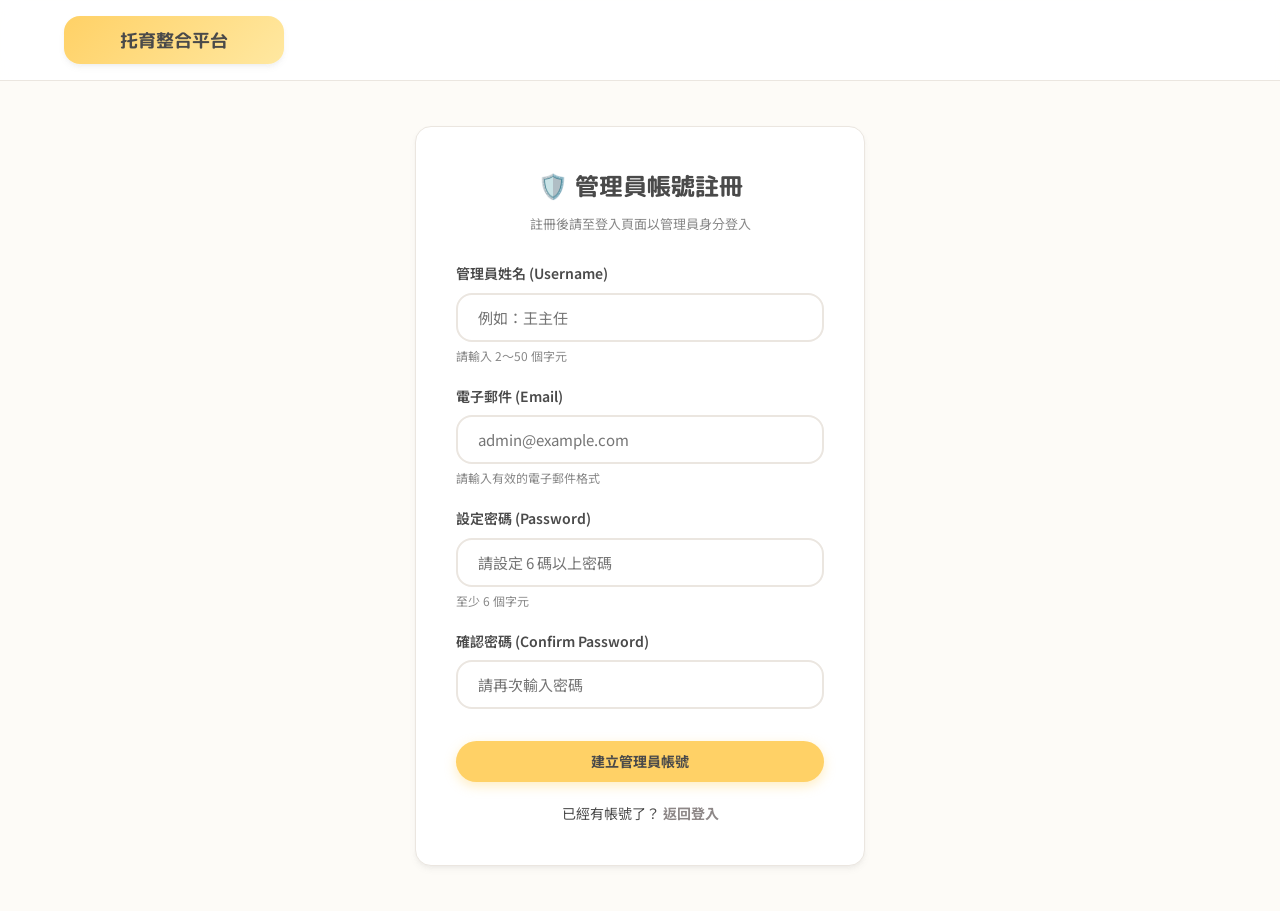
<file: admin-register.html>
<!DOCTYPE html>
<html lang="zh-Hant">
<head>
    <meta charset="UTF-8">
    <meta name="viewport" content="width=device-width, initial-scale=1.0">
    <title>管理員註冊 - 托育資訊整合平台</title>
    <link rel="stylesheet" href="style.css">
    <style>
        .auth-container { min-height: calc(100vh - 70px); display: flex; align-items: center; justify-content: center; padding: 20px; }
        .auth-card { background-color: var(--surface-color); width: 100%; max-width: 450px; padding: 40px; border-radius: var(--border-radius-lg); box-shadow: var(--shadow-sm); border: 1px solid var(--border-light); }
        .auth-title { text-align: center; margin-bottom: 8px; color: var(--text-main); }
        .auth-subtitle { text-align: center; font-size: 13px; color: #888; margin-bottom: 28px; }
        .form-group { margin-bottom: 20px; }
        .form-label { display: block; margin-bottom: 8px; font-weight: 600; color: var(--text-main); font-size: 14px; }
        .auth-links { margin-top: 20px; text-align: center; font-size: 14px; }
        .auth-links a { color: var(--text-muted); text-decoration: none; font-weight: bold; }
        .auth-links a:hover { text-decoration: underline; }
        .field-hint { font-size: 12px; color: #888; margin-top: 4px; }
        .field-error { font-size: 12px; color: #e74c3c; margin-top: 4px; display: none; }
    </style>
</head>
<body>
    <header class="navbar">
        <a href="index.html" style="text-decoration: none;">
            <div class="logo-placeholder">托育整合平台</div>
        </a>
    </header>

    <main class="auth-container">
        <div class="auth-card">
            <h2 class="auth-title">🛡️ 管理員帳號註冊</h2>
            <p class="auth-subtitle">註冊後請至登入頁面以管理員身分登入</p>

            <form id="adminRegisterForm" novalidate>
                <div class="form-group">
                    <label class="form-label" for="username">管理員姓名 (Username)</label>
                    <input type="text" id="username" class="wireframe-input full-width"
                        required minlength="2" maxlength="50"
                        placeholder="例如：王主任">
                    <div class="field-hint">請輸入 2～50 個字元</div>
                </div>

                <div class="form-group">
                    <!-- ✅ email 格式驗證 -->
                    <label class="form-label" for="email">電子郵件 (Email)</label>
                    <input type="email" id="email" class="wireframe-input full-width"
                        required placeholder="admin@example.com">
                    <div class="field-hint">請輸入有效的電子郵件格式</div>
                    <div class="field-error" id="email-error">電子郵件格式不正確（範例：name@domain.com）</div>
                </div>

                <div class="form-group">
                    <label class="form-label" for="password">設定密碼 (Password)</label>
                    <input type="password" id="password" class="wireframe-input full-width"
                        required minlength="6" placeholder="請設定 6 碼以上密碼">
                    <div class="field-hint">至少 6 個字元</div>
                </div>

                <div class="form-group">
                    <label class="form-label" for="confirmPassword">確認密碼 (Confirm Password)</label>
                    <input type="password" id="confirmPassword" class="wireframe-input full-width"
                        required placeholder="請再次輸入密碼">
                    <div class="field-error" id="confirm-error">兩次輸入的密碼不一致</div>
                </div>

                <button type="submit" class="wireframe-btn primary full-width">建立管理員帳號</button>
            </form>

            <div class="auth-links">
                已經有帳號了？ <a href="login.html">返回登入</a>
            </div>
        </div>
    </main>

    <script>
        const API_BASE = 'http://localhost:3000/api';
        const emailRegex = /^[^\s@]+@[^\s@]+\.[^\s@]+$/;

        // ✅ 即時 email 驗證
        document.getElementById('email').addEventListener('input', function () {
            const errEl = document.getElementById('email-error');
            errEl.style.display = (this.value && !emailRegex.test(this.value)) ? 'block' : 'none';
        });

        // ✅ 即時密碼確認驗證
        document.getElementById('confirmPassword').addEventListener('input', function () {
            const password = document.getElementById('password').value;
            const errEl = document.getElementById('confirm-error');
            errEl.style.display = (this.value && this.value !== password) ? 'block' : 'none';
        });

        document.getElementById('adminRegisterForm').addEventListener('submit', async function (event) {
            event.preventDefault();

            const username = document.getElementById('username').value.trim();
            const email = document.getElementById('email').value.trim();
            const password = document.getElementById('password').value;
            const confirmPassword = document.getElementById('confirmPassword').value;

            // 姓名驗證
            if (!username || username.length < 2) {
                alert('請填寫管理員姓名（至少 2 個字元）！');
                document.getElementById('username').focus();
                return;
            }

            // ✅ email 格式驗證
            if (!emailRegex.test(email)) {
                alert('電子郵件格式不正確，請重新輸入（範例：name@domain.com）');
                document.getElementById('email').focus();
                return;
            }

            if (password !== confirmPassword) {
                alert('兩次輸入的密碼不一致，請重新確認！');
                return;
            }

            if (password.length < 6) {
                alert('密碼長度至少需要 6 個字元！');
                return;
            }

            try {
                const response = await fetch(`${API_BASE}/admin/register`, {
                    method: 'POST',
                    headers: { 'Content-Type': 'application/json' },
                    body: JSON.stringify({ username, email, password })
                });

                const result = await response.json();

                if (!response.ok || !result.success) {
                    alert('註冊失敗：' + (result.error || '請檢查資料格式是否正確'));
                    return;
                }

                alert('✅ 管理員帳號建立成功！請返回登入頁面以管理員身分登入。');
                window.location.href = 'login.html';

            } catch (err) {
                console.error('系統發生錯誤:', err);
                alert('無法連線到伺服器，請確認後端伺服器是否開啟。');
            }
        });
    </script>
</body>
</html>
</file>
<file: style.css>
@import url('https://fonts.googleapis.com/css2?family=Quicksand:wght@400;500;600;700&family=Noto+Sans+TC:wght@400;500;700&family=M+PLUS+Rounded+1c:wght@400;500;700&display=swap');

:root {
    --bg-color: #FDFBF7; /* Warm Cream */
    --surface-color: #FFFFFF;
    --primary-color: #FFD166; /* Soft Peach / Butter Yellow */
    --primary-hover: #F9C54D;
    --secondary-color: #A8E6CF; /* Pastel Mint */
    --accent-color: #C4E0E5; /* Soft Sky */
    --text-main: #4A4A4A; /* Warm Charcoal */
    --text-muted: #8D8787; /* Taupe Gray */
    --border-light: #EBE6E0;
    --shadow-sm: 0 4px 6px -1px rgba(141, 135, 135, 0.1), 0 2px 4px -1px rgba(141, 135, 135, 0.06);
    --shadow-md: 0 10px 15px -3px rgba(141, 135, 135, 0.1), 0 4px 6px -2px rgba(141, 135, 135, 0.05);
    --border-radius-lg: 16px;
    --border-radius-md: 12px;
    --border-radius-sm: 8px;
    --transition: all 0.3s cubic-bezier(0.4, 0, 0.2, 1);
}

* {
    box-sizing: border-box;
    margin: 0;
    padding: 0;
}

body {
    background-color: var(--bg-color);
    color: var(--text-main);
    font-family: 'Noto Sans TC', 'Quicksand', sans-serif;
    line-height: 1.6;
    -webkit-font-smoothing: antialiased;
}

h1, h2, h3, h4, h5, h6, .brand-font {
    font-family: 'Quicksand', 'M PLUS Rounded 1c', 'Noto Sans TC', sans-serif;
    font-weight: 700;
    color: var(--text-main);
}

/* Navbar */
.navbar {
    display: flex;
    justify-content: space-between;
    align-items: center;
    padding: 16px 5%;
    background-color: rgba(255, 255, 255, 0.9);
    backdrop-filter: blur(10px);
    border-bottom: 1px solid var(--border-light);
    position: sticky;
    top: 0;
    z-index: 1000;
}

.logo-placeholder {
    width: 220px;
    height: 48px;
    background: linear-gradient(135deg, var(--primary-color), #FFE8A1);
    display: flex;
    align-items: center;
    justify-content: center;
    font-weight: 700;
    font-size: 1.1rem;
    color: var(--text-main);
    border-radius: var(--border-radius-lg);
    font-family: 'Quicksand', 'M PLUS Rounded 1c', sans-serif;
    box-shadow: var(--shadow-sm);
    transition: var(--transition);
}

.logo-placeholder:hover {
    transform: translateY(-2px);
    box-shadow: var(--shadow-md);
}

/* Buttons */
.wireframe-btn {
    padding: 10px 20px;
    border: none;
    background-color: var(--surface-color);
    cursor: pointer;
    font-weight: 600;
    color: var(--text-main);
    font-size: 14px;
    display: inline-flex;
    align-items: center;      
    justify-content: center;
    text-decoration: none;
    box-sizing: border-box;
    line-height: 1.5;
    border-radius: 9999px; /* Pill shape */
    box-shadow: 0 0 0 1px var(--border-light);
    transition: var(--transition);
    font-family: 'Noto Sans TC', sans-serif;
}

.wireframe-btn:hover {
    background-color: #F9F7F4;
    transform: translateY(-1px);
    box-shadow: var(--shadow-sm), 0 0 0 1px var(--border-light);
}

.wireframe-btn.primary {
    background-color: var(--primary-color);
    color: var(--text-main);
    border: none;
    box-shadow: 0 4px 12px rgba(255, 209, 102, 0.4);
    border-radius: 9999px;
    font-weight: 700;
    transition: all 0.3s cubic-bezier(0.34, 1.56, 0.64, 1);
}

.wireframe-btn.primary:hover {
    background-color: var(--primary-hover);
    transform: scale(1.04) translateY(-2px);
    box-shadow: 0 8px 20px rgba(255, 209, 102, 0.6);
}

.wireframe-btn.primary:active {
    transform: scale(0.96);
    box-shadow: 0 2px 8px rgba(255, 209, 102, 0.3);
    transition: transform 0.1s cubic-bezier(0.4, 0, 0.2, 1);
}

.wireframe-btn.full-width {
    width: 100%;
    margin-top: 12px;
}

/* Inputs */
.wireframe-input {
    padding: 12px 20px;
    border: 2px solid var(--border-light);
    background-color: var(--surface-color);
    border-radius: var(--border-radius-lg);
    font-family: 'Noto Sans TC', sans-serif;
    font-size: 15px;
    color: var(--text-main);
    transition: var(--transition);
    outline: none;
}

.wireframe-input:focus {
    border-color: var(--primary-color);
    box-shadow: 0 0 0 4px rgba(255, 209, 102, 0.2);
}

.wireframe-input.full-width {
    width: 100%;
}

/* Typography Helpers */
.text-line {
    margin-bottom: 8px;
    color: var(--text-muted);
    font-size: 14px;
}

.text-line.highlight {
    font-weight: 600;
    color: var(--text-main);
}

/* ============================================== */
/* 首頁專用樣式 Hero & Search                       */
/* ============================================== */
.hero-section {
    background: radial-gradient(circle at center, #FFFFFF 0%, var(--bg-color) 100%);
    padding: 100px 20px;
    display: flex;
    justify-content: center;
    align-items: center;
    position: relative;
    overflow: hidden;
}

/* Decorative blobs for hero */
.hero-section::before, .hero-section::after {
    content: '';
    position: absolute;
    border-radius: 50%;
    z-index: 0;
    opacity: 0.4;
}
.hero-section::before {
    width: 300px;
    height: 300px;
    background: var(--primary-color);
    top: -100px;
    left: -100px;
    filter: blur(80px);
}
.hero-section::after {
    width: 250px;
    height: 250px;
    background: var(--secondary-color);
    bottom: -50px;
    right: -50px;
    filter: blur(80px);
}

.search-container {
    width: 100%;
    max-width: 800px;
    background-color: rgba(255, 255, 255, 0.8);
    backdrop-filter: blur(12px);
    padding: 40px;
    border-radius: 24px;
    text-align: center;
    box-shadow: var(--shadow-md);
    position: relative;
    z-index: 1;
    border: 1px solid rgba(255,255,255,0.5);
}

.search-title {
    margin-bottom: 24px;
    font-size: 2rem;
    color: var(--text-main);
}

.search-controls {
    display: flex;
    justify-content: center;
    gap: 16px;
    max-width: 600px;
    margin: 0 auto;
}

.search-bar {
    display: none;
}
.search-controls #search-btn {
    border-radius: 9999px;
    padding: 16px 48px;
    font-size: 1.25rem;
    letter-spacing: 1px;
    animation: ctaPulse 2.5s infinite alternate ease-in-out;
}

@keyframes ctaPulse {
    0% {
        box-shadow: 0 0 0 0 rgba(255, 209, 102, 0.6);
        transform: scale(1);
    }
    100% {
        box-shadow: 0 0 25px 10px rgba(255, 209, 102, 0.1);
        transform: scale(1.02);
    }
}

.search-controls #search-btn:hover {
    animation: none;
    transform: scale(1.06) translateY(-3px);
    box-shadow: 0 10px 30px rgba(255, 209, 102, 0.8);
}

/* Recommend Section Grid */
.recommend-section, .content-section {
    max-width: 1200px;
    margin: 60px auto;
    padding: 0 5%;
}

.recommend-title, .section-title {
    text-align: center;
    margin-bottom: 40px;
    font-size: 1.8rem;
    color: var(--text-main);
    border: none;
}

.recommend-grid, .grid-container {
    display: grid;
    grid-template-columns: repeat(auto-fit, minmax(280px, 1fr));
    gap: 30px;
}

/* Card Design Redux */
.rec-card, .result-card {
    background: var(--surface-color);
    border: 1px solid var(--border-light);
    border-radius: var(--border-radius-lg);
    overflow: hidden;
    transition: var(--transition);
    box-shadow: var(--shadow-sm);
    display: flex;
    flex-direction: column;
}

.rec-card:hover, .result-card:hover {
    transform: translateY(-5px);
    box-shadow: var(--shadow-md);
    border-color: rgba(255, 209, 102, 0.5);
}

.rec-img, .card-image {
    background-color: #F2EFEB;
    display: flex;
    align-items: center;
    justify-content: center;
    color: var(--text-muted);
    font-size: 14px;
    font-weight: 500;
}
.rec-img {
    height: 180px;
}
.rec-img img, .card-image img {
    width: 100%;
    height: 100%;
    object-fit: cover;
}

.rec-info {
    padding: 20px;
    display: flex;
    flex-direction: column;
    flex-grow: 1;
}

.rec-info h3 {
    margin: 0 0 12px 0;
    font-size: 1.25rem;
    line-height: 1.3;
}

.rec-info p {
    margin: 6px 0;
    font-size: 14px;
    color: var(--text-muted);
    display: flex;
    align-items: center;
    gap: 8px;
}

.rec-info .wireframe-btn {
    margin-top: 16px;
    align-self: flex-start;
}

/* Search Page Specific */
#search-page {
    max-width: 1200px;
    margin: 40px auto;
    padding: 0 5%;
}

.search-summary {
    background-color: var(--surface-color);
    padding: 24px;
    border-radius: var(--border-radius-lg);
    margin-bottom: 30px;
    border: 1px solid var(--border-light);
    box-shadow: var(--shadow-sm);
}

.search-summary h2 {
    color: var(--text-main);
    font-size: 1.5rem;
}

.search-layout {
    display: grid;
    grid-template-columns: 280px 1fr;
    gap: 40px;
}

/* Filter Sidebar */
.filter-sidebar {
    background-color: var(--surface-color);
    border: 1px solid var(--border-light);
    border-radius: var(--border-radius-lg);
    padding: 24px;
    height: fit-content;
    box-shadow: var(--shadow-sm);
    position: sticky;
    top: 100px;
}

.filter-title {
    margin-bottom: 24px;
    border-bottom: 2px solid var(--primary-color);
    padding-bottom: 12px;
    font-size: 1.2rem;
    display: inline-block;
}

.filter-group {
    margin-bottom: 24px;
}

.filter-label {
    display: block;
    font-weight: 600;
    margin-bottom: 12px;
    font-size: 15px;
    color: var(--text-main);
}

/* Results List */
.results-list {
    display: flex;
    flex-direction: column;
    gap: 24px;
}

.result-card {
    flex-direction: row;
    padding: 0;
}

.card-image {
    width: 240px;
    height: auto;
    min-height: 180px;
    border: none;
    border-right: 1px solid var(--border-light);
}

.card-content {
    padding: 24px;
    flex-grow: 1;
    display: flex;
    flex-direction: column;
}

.card-header {
    display: flex;
    justify-content: space-between;
    align-items: flex-start;
    margin-bottom: 16px;
}

.center-name {
    font-size: 1.3rem;
}

.badge {
    background-color: var(--secondary-color);
    color: #2D6B51;
    padding: 6px 12px;
    font-size: 12px;
    font-weight: 600;
    border: none;
    border-radius: 9999px;
    display: inline-block;
}
.badge:nth-child(even) {
    background-color: var(--accent-color);
    color: #2F5961;
}

.card-actions {
    margin-top: auto;
    padding-top: 16px;
    display: flex;
    gap: 12px;
    justify-content: flex-end;
}

/* Search Controls UI */
.search-header {
    display: flex;
    justify-content: space-between;
    align-items: flex-end;
    margin-bottom: 30px;
    padding-bottom: 20px;
    border-bottom: 1px solid var(--border-light);
}

.quick-search {
    display: flex;
    gap: 10px;
    width: 350px;
}

/* Range Slider */
.range-slider {
    -webkit-appearance: none;
    width: 100%;
    height: 8px;
    border-radius: 4px;
    background: #EBE6E0;
    outline: none;
    margin: 12px 0;
}

.range-slider::-webkit-slider-thumb {
    -webkit-appearance: none;
    appearance: none;
    width: 24px;
    height: 24px;
    border-radius: 50%;
    background: var(--surface-color);
    border: 3px solid var(--primary-color);
    cursor: pointer;
    box-shadow: var(--shadow-sm);
    transition: var(--transition);
}

.range-slider::-webkit-slider-thumb:hover {
    transform: scale(1.15);
}

.range-display {
    font-size: 14px;
    color: var(--text-main);
    font-weight: 600;
    text-align: right;
}

/* Checkbox */
.checkbox-container {
    display: flex;
    align-items: center;
    position: relative;
    padding-left: 32px;
    margin-bottom: 14px;
    cursor: pointer;
    font-size: 15px;
    color: var(--text-muted);
    transition: var(--transition);
}

.checkbox-container:hover {
    color: var(--text-main);
}

.checkbox-container input {
    position: absolute;
    opacity: 0;
    cursor: pointer;
    height: 0;
    width: 0;
}

.checkmark {
    position: absolute;
    top: 2px;
    left: 0;
    height: 22px;
    width: 22px;
    background-color: var(--surface-color);
    border: 2px solid var(--border-light);
    border-radius: 6px;
    transition: var(--transition);
}

.checkbox-container:hover input~.checkmark {
    border-color: var(--primary-color);
}

.checkbox-container input:checked~.checkmark {
    background-color: var(--primary-color);
    border-color: var(--primary-color);
}

.checkmark:after {
    content: "";
    position: absolute;
    display: none;
}

.checkbox-container input:checked~.checkmark:after {
    display: block;
}

.checkbox-container .checkmark:after {
    left: 7px;
    top: 3px;
    width: 5px;
    height: 10px;
    border: solid white;
    border-width: 0 2px 2px 0;
    transform: rotate(45deg);
}

/* Empty/Loading States */
.loading {
    text-align: center;
    padding: 60px;
    color: var(--text-muted);
    font-weight: 500;
    display: flex;
    flex-direction: column;
    align-items: center;
    gap: 16px;
}
.loading::before {
    content: '';
    width: 40px;
    height: 40px;
    border: 4px solid var(--border-light);
    border-top-color: var(--primary-color);
    border-radius: 50%;
    animation: spin 1s linear infinite;
}
@keyframes spin { 100% { transform: rotate(360deg); } }

.empty-state {
    padding: 80px 20px;
    text-align: center;
    background-color: var(--surface-color);
    border: 2px dashed var(--border-light);
    border-radius: var(--border-radius-lg);
    color: var(--text-muted);
    font-weight: 500;
    font-size: 1.1rem;
    display: flex;
    flex-direction: column;
    align-items: center;
    gap: 16px;
}
.empty-state::before {
    content: '🧸';
    font-size: 3rem;
}

.summary-card {
    background-color: var(--surface-color);
    border: 1px solid var(--border-light);
    border-radius: var(--border-radius-md);
    width: 200px;
    height: 140px;
    box-sizing: border-box; 
    display: flex;
    flex-direction: column;
    justify-content: center;
    align-items: center;
    box-shadow: var(--shadow-sm);
    transition: var(--transition);
}
.summary-card:hover {
    box-shadow: var(--shadow-md);
    transform: translateY(-2px);
}

/* Nav Actions Fix */
.nav-actions .wireframe-btn {
    border-radius: 9999px;
}
.nav-actions {
    display: flex;
    align-items: center;
    gap: 16px;
}
.nav-actions span {
    line-height: 1;
    font-size: 15px;
    color: var(--text-main);
    font-weight: 500;
}

/* Responsive adjustments */
@media (max-width: 768px) {
    .search-layout {
        grid-template-columns: 1fr;
    }
    .result-card {
        flex-direction: column;
    }
    .card-image {
        width: 100%;
        height: 200px;
        border-right: none;
        border-bottom: 1px solid var(--border-light);
    }
    .search-controls {
        flex-direction: column;
    }
    .hero-section {
        padding: 60px 20px;
    }
}
</file>
